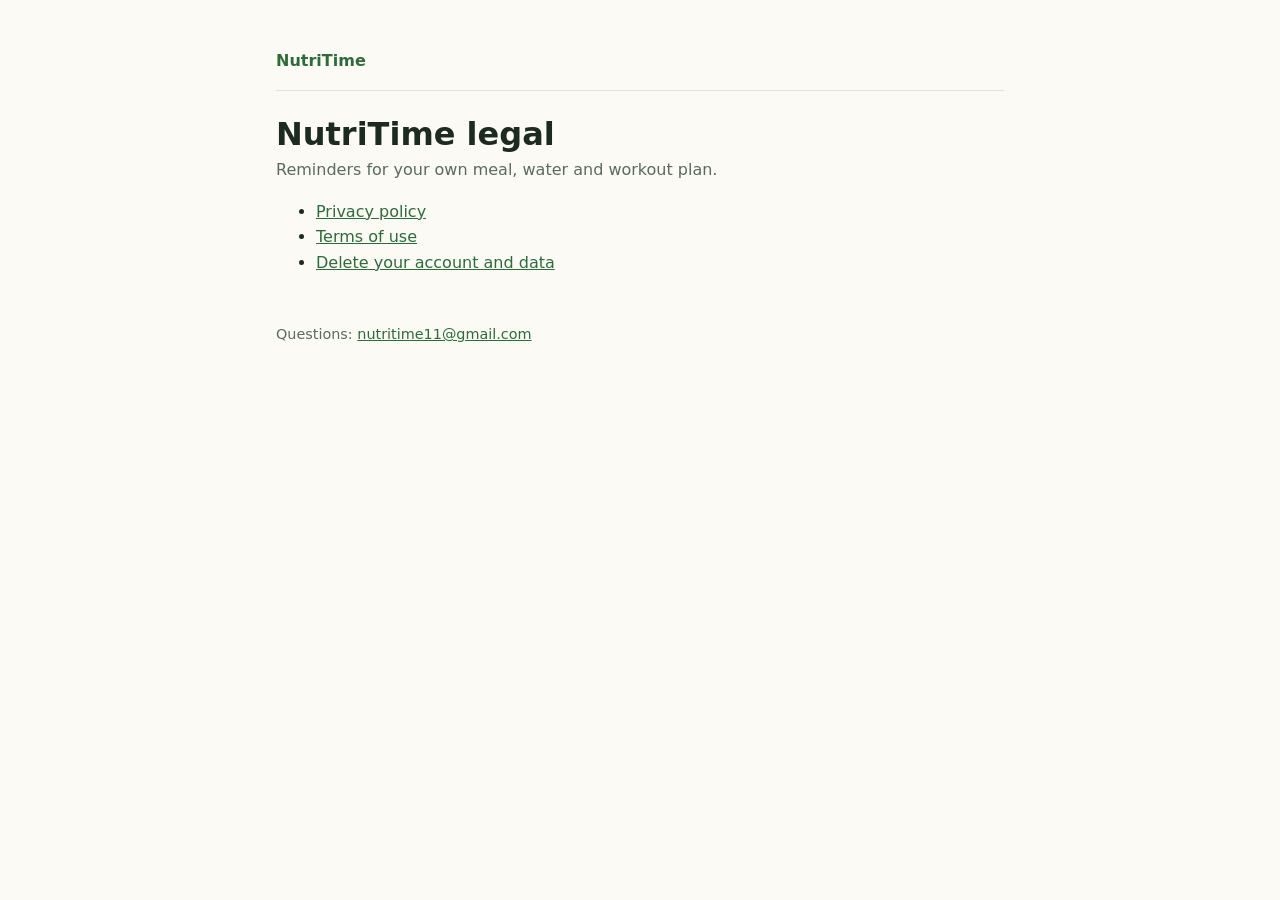
<file: index.html>
<!doctype html>
<html lang="en">
<head>
<meta charset="utf-8">
<meta name="viewport" content="width=device-width, initial-scale=1">
<title>NutriTime legal</title>
<link rel="stylesheet" href="style.css">
</head>
<body>
<main>
<header><p><a class="brand" href="index.html">NutriTime</a></p></header>
<h1>NutriTime legal</h1>
<p class="meta">Reminders for your own meal, water and workout plan.</p>
<ul>
  <li><a href="privacy.html">Privacy policy</a></li>
  <li><a href="terms.html">Terms of use</a></li>
  <li><a href="delete-account.html">Delete your account and data</a></li>
</ul>
<footer>Questions: <a href="mailto:nutritime11@gmail.com">nutritime11@gmail.com</a></footer>
</main>
</body>
</html>
</file>
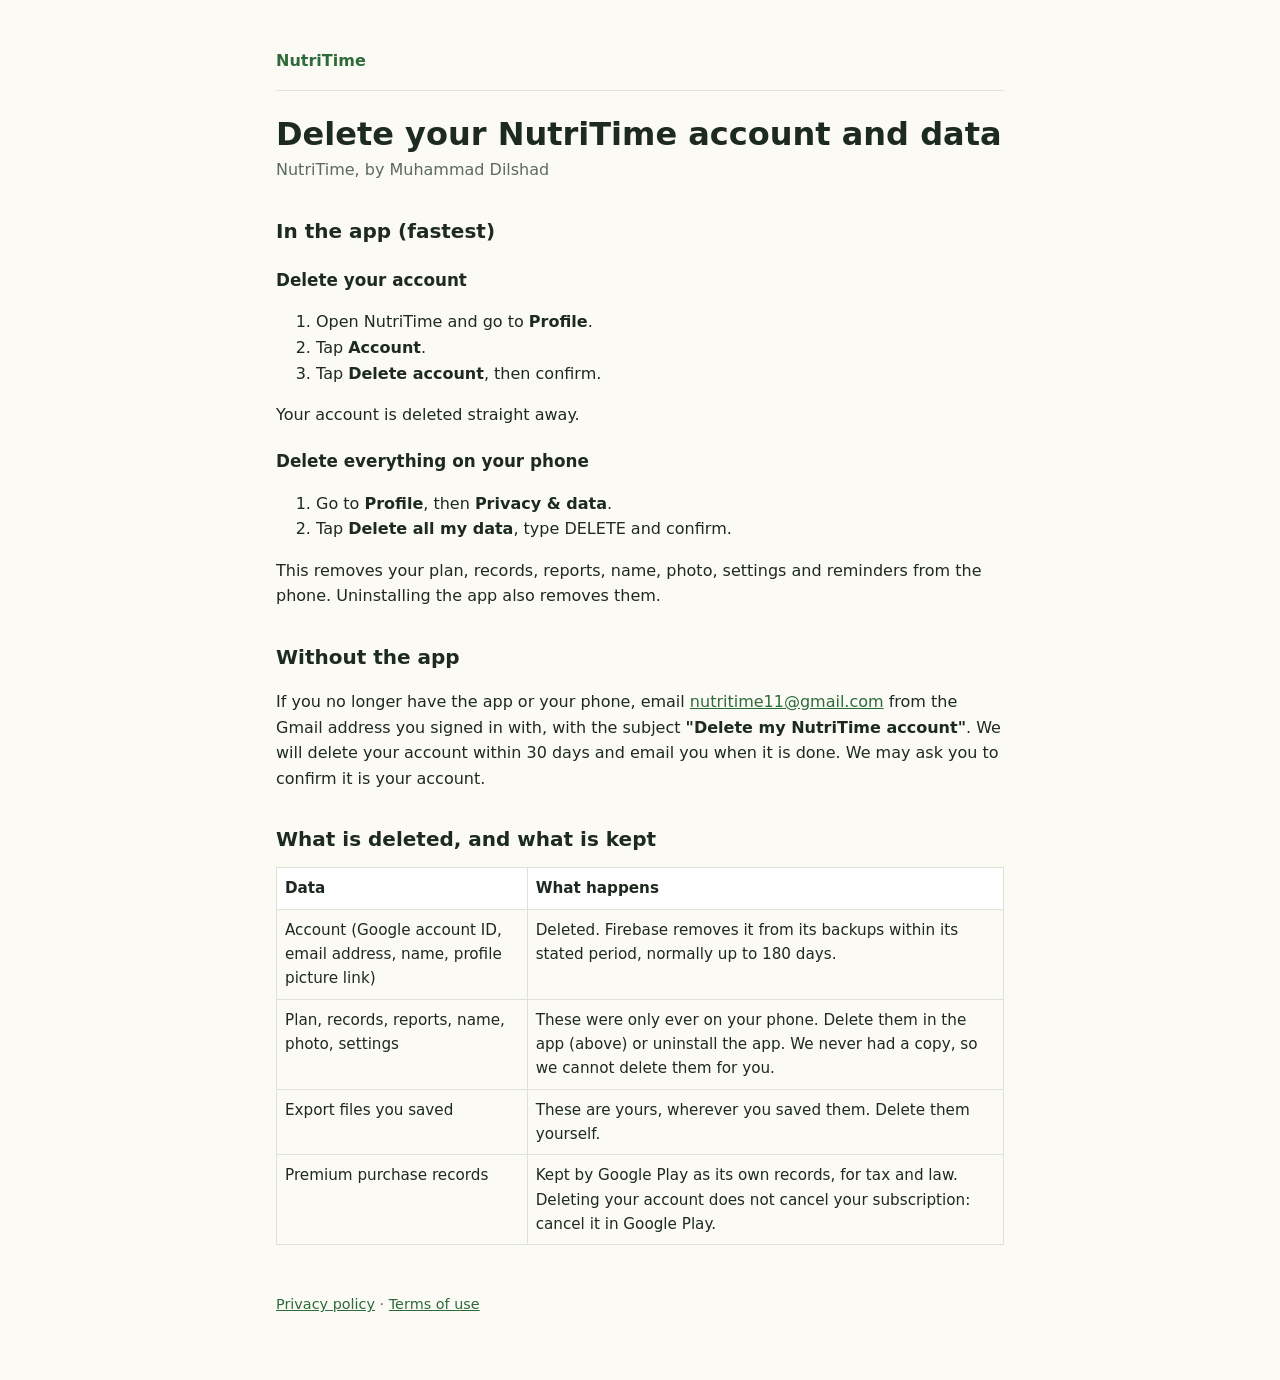
<file: delete-account.html>
<!doctype html>
<html lang="en">
<head>
<meta charset="utf-8">
<meta name="viewport" content="width=device-width, initial-scale=1">
<title>Delete NutriTime account</title>
<link rel="stylesheet" href="style.css">
</head>
<body>
<main>
<header><p><a class="brand" href="index.html">NutriTime</a></p></header>

<h1>Delete your NutriTime account and data</h1>
<p class="meta">NutriTime, by Muhammad Dilshad</p>

<h2>In the app (fastest)</h2>
<h3>Delete your account</h3>
<ol>
  <li>Open NutriTime and go to <strong>Profile</strong>.</li>
  <li>Tap <strong>Account</strong>.</li>
  <li>Tap <strong>Delete account</strong>, then confirm.</li>
</ol>
<p>Your account is deleted straight away.</p>

<h3>Delete everything on your phone</h3>
<ol>
  <li>Go to <strong>Profile</strong>, then <strong>Privacy &amp; data</strong>.</li>
  <li>Tap <strong>Delete all my data</strong>, type DELETE and confirm.</li>
</ol>
<p>This removes your plan, records, reports, name, photo, settings and reminders from the phone. Uninstalling the app also removes them.</p>

<h2>Without the app</h2>
<p>If you no longer have the app or your phone, email <a href="mailto:nutritime11@gmail.com?subject=Delete%20my%20NutriTime%20account">nutritime11@gmail.com</a> from the Gmail address you signed in with, with the subject <strong>"Delete my NutriTime account"</strong>. We will delete your account within 30 days and email you when it is done. We may ask you to confirm it is your account.</p>

<h2>What is deleted, and what is kept</h2>
<table>
  <tr><th>Data</th><th>What happens</th></tr>
  <tr><td>Account (Google account ID, email address, name, profile picture link)</td><td>Deleted. Firebase removes it from its backups within its stated period, normally up to 180 days.</td></tr>
  <tr><td>Plan, records, reports, name, photo, settings</td><td>These were only ever on your phone. Delete them in the app (above) or uninstall the app. We never had a copy, so we cannot delete them for you.</td></tr>
  <tr><td>Export files you saved</td><td>These are yours, wherever you saved them. Delete them yourself.</td></tr>
  <tr><td>Premium purchase records</td><td>Kept by Google Play as its own records, for tax and law. Deleting your account does not cancel your subscription: cancel it in Google Play.</td></tr>
</table>

<footer><a href="privacy.html">Privacy policy</a> · <a href="terms.html">Terms of use</a></footer>
</main>
</body>
</html>
</file>
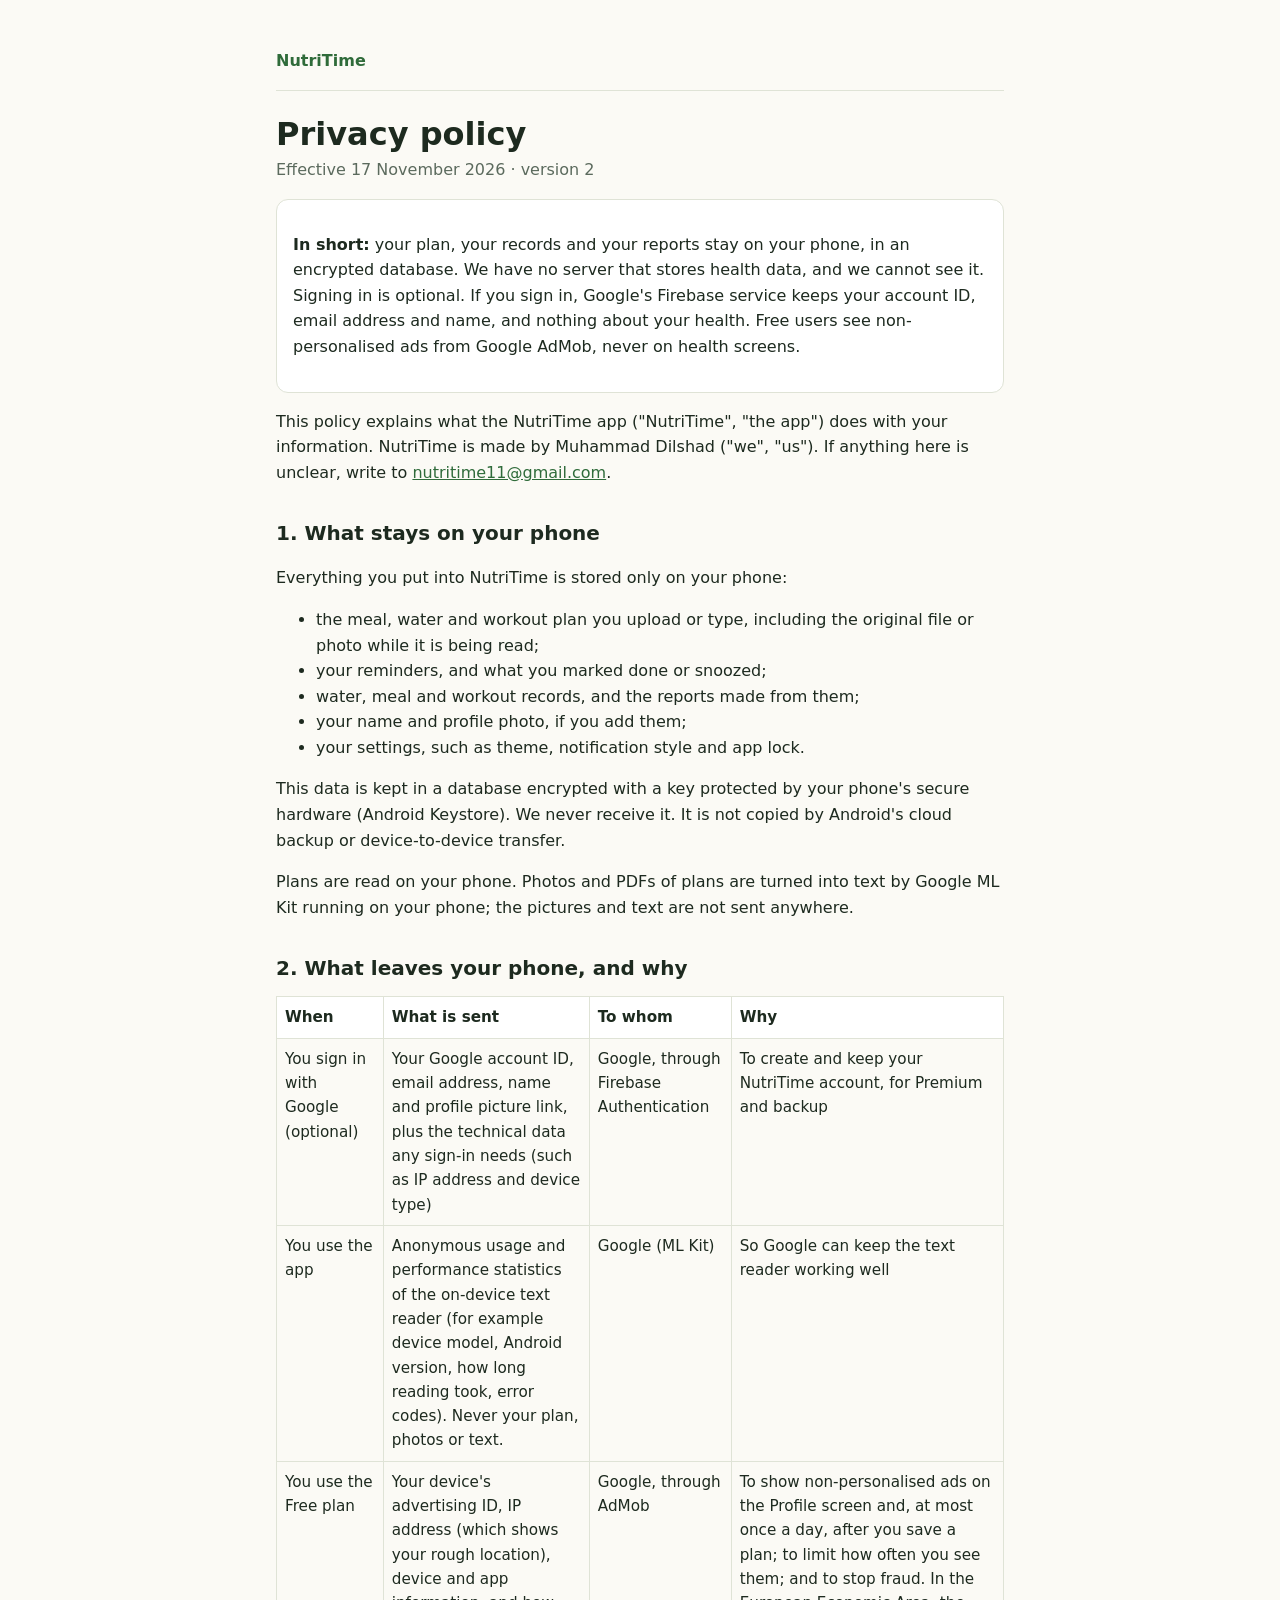
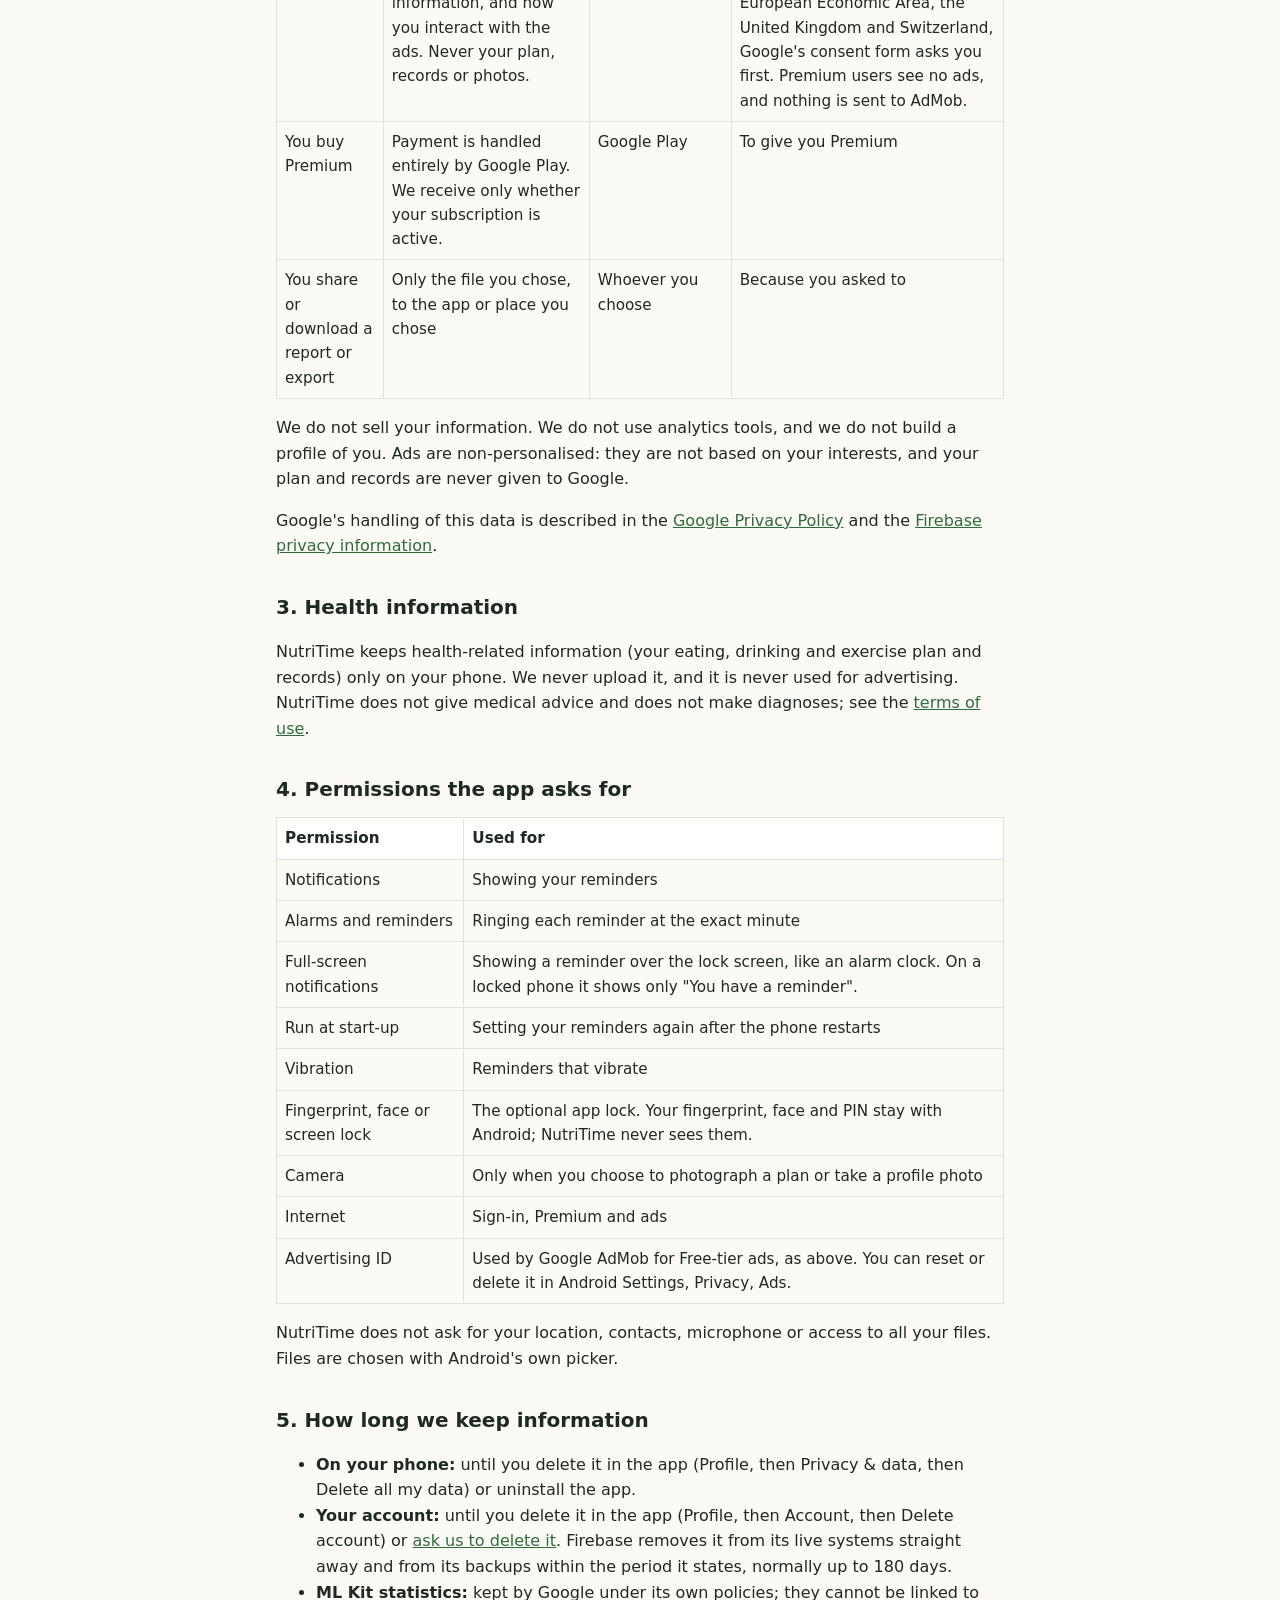
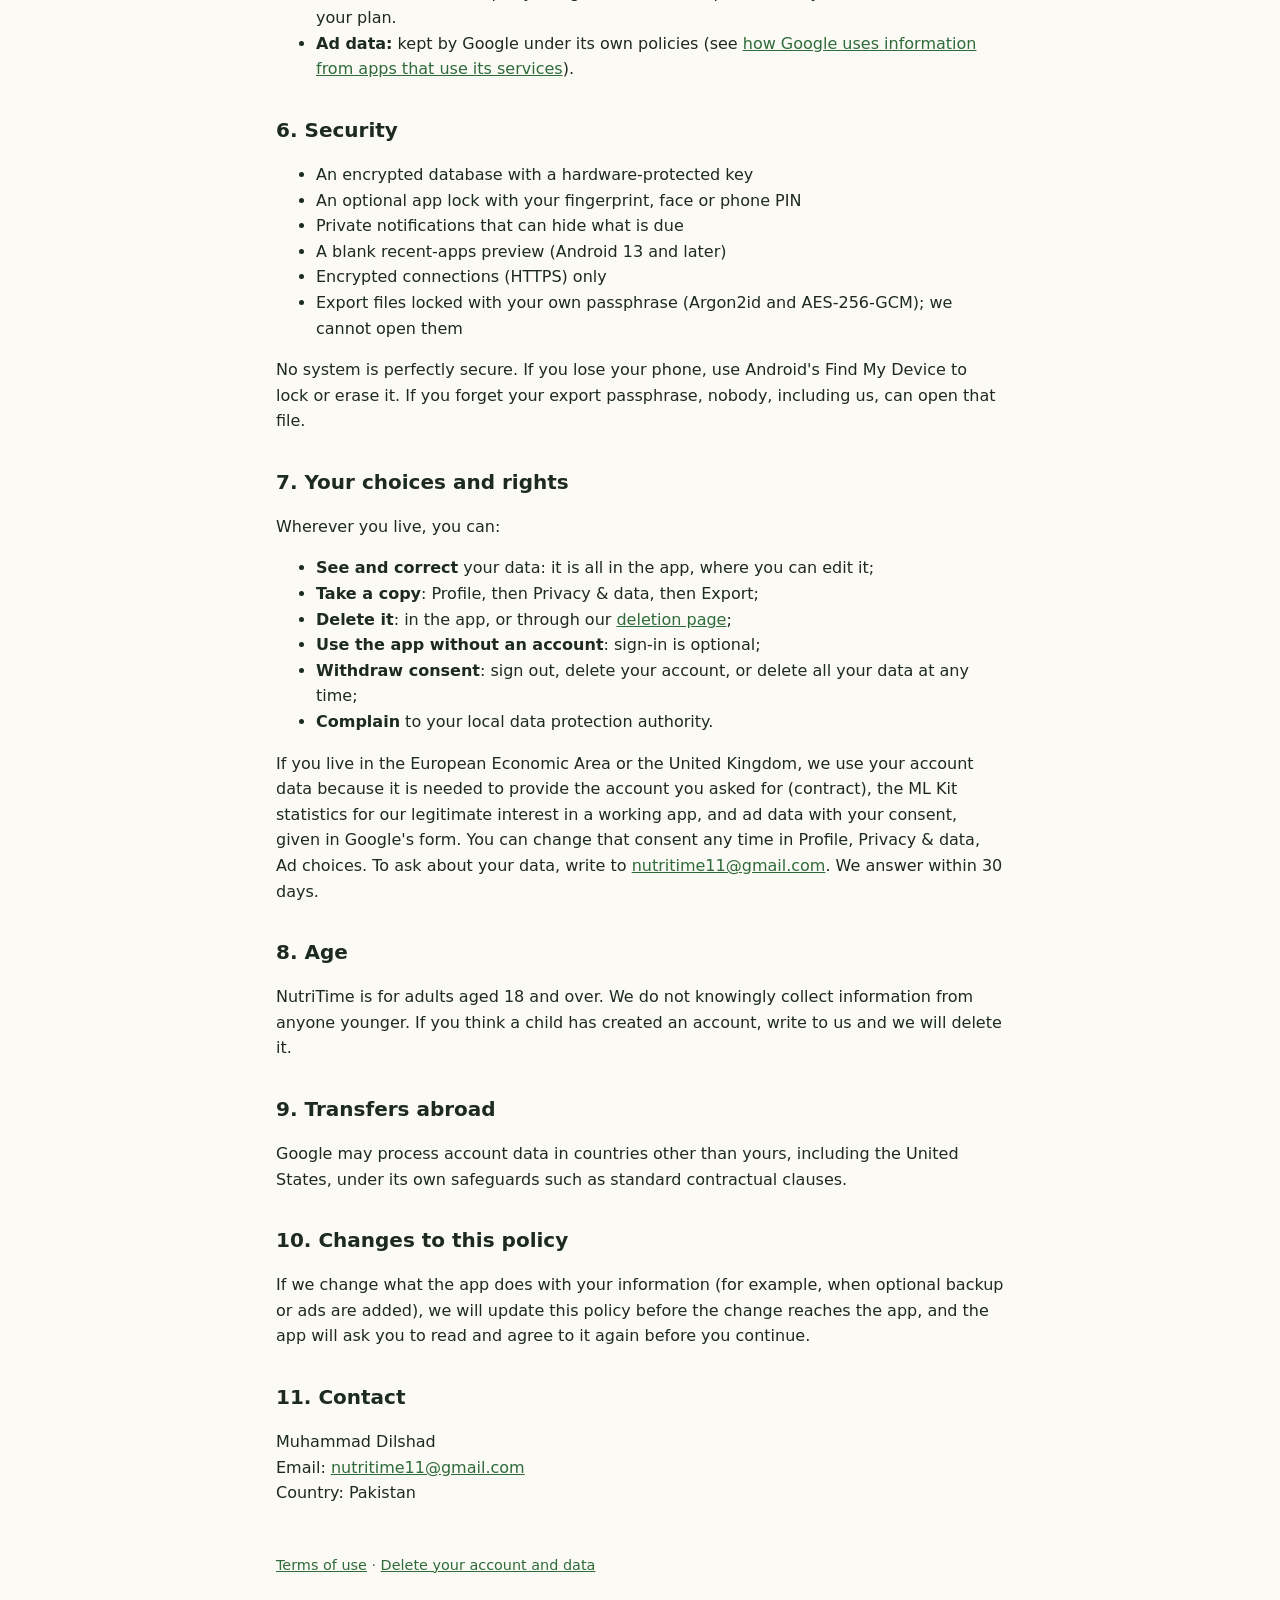
<file: privacy.html>
<!doctype html>
<html lang="en">
<head>
<meta charset="utf-8">
<meta name="viewport" content="width=device-width, initial-scale=1">
<title>NutriTime privacy policy</title>
<link rel="stylesheet" href="style.css">
</head>
<body>
<main>
<header><p><a class="brand" href="index.html">NutriTime</a></p></header>

<h1>Privacy policy</h1>
<p class="meta">Effective 17 November 2026 · version 2</p>

<div class="box">
  <p><strong>In short:</strong> your plan, your records and your reports stay on your phone, in an encrypted database. We have no server that stores health data, and we cannot see it. Signing in is optional. If you sign in, Google's Firebase service keeps your account ID, email address and name, and nothing about your health. Free users see non-personalised ads from Google AdMob, never on health screens.</p>
</div>

<p>This policy explains what the NutriTime app ("NutriTime", "the app") does with your information. NutriTime is made by Muhammad Dilshad ("we", "us"). If anything here is unclear, write to <a href="mailto:nutritime11@gmail.com">nutritime11@gmail.com</a>.</p>

<h2>1. What stays on your phone</h2>
<p>Everything you put into NutriTime is stored only on your phone:</p>
<ul>
  <li>the meal, water and workout plan you upload or type, including the original file or photo while it is being read;</li>
  <li>your reminders, and what you marked done or snoozed;</li>
  <li>water, meal and workout records, and the reports made from them;</li>
  <li>your name and profile photo, if you add them;</li>
  <li>your settings, such as theme, notification style and app lock.</li>
</ul>
<p>This data is kept in a database encrypted with a key protected by your phone's secure hardware (Android Keystore). We never receive it. It is not copied by Android's cloud backup or device-to-device transfer.</p>
<p>Plans are read on your phone. Photos and PDFs of plans are turned into text by Google ML Kit running on your phone; the pictures and text are not sent anywhere.</p>

<h2>2. What leaves your phone, and why</h2>
<table>
  <tr><th>When</th><th>What is sent</th><th>To whom</th><th>Why</th></tr>
  <tr>
    <td>You sign in with Google (optional)</td>
    <td>Your Google account ID, email address, name and profile picture link, plus the technical data any sign-in needs (such as IP address and device type)</td>
    <td>Google, through Firebase Authentication</td>
    <td>To create and keep your NutriTime account, for Premium and backup</td>
  </tr>
  <tr>
    <td>You use the app</td>
    <td>Anonymous usage and performance statistics of the on-device text reader (for example device model, Android version, how long reading took, error codes). Never your plan, photos or text.</td>
    <td>Google (ML Kit)</td>
    <td>So Google can keep the text reader working well</td>
  </tr>
  <tr>
    <td>You use the Free plan</td>
    <td>Your device's advertising ID, IP address (which shows your rough location), device and app information, and how you interact with the ads. Never your plan, records or photos.</td>
    <td>Google, through AdMob</td>
    <td>To show non-personalised ads on the Profile screen and, at most once a day, after you save a plan; to limit how often you see them; and to stop fraud. In the European Economic Area, the United Kingdom and Switzerland, Google's consent form asks you first. Premium users see no ads, and nothing is sent to AdMob.</td>
  </tr>
  <tr>
    <td>You buy Premium</td>
    <td>Payment is handled entirely by Google Play. We receive only whether your subscription is active.</td>
    <td>Google Play</td>
    <td>To give you Premium</td>
  </tr>
  <tr>
    <td>You share or download a report or export</td>
    <td>Only the file you chose, to the app or place you chose</td>
    <td>Whoever you choose</td>
    <td>Because you asked to</td>
  </tr>
</table>
<p>We do not sell your information. We do not use analytics tools, and we do not build a profile of you. Ads are non-personalised: they are not based on your interests, and your plan and records are never given to Google.</p>
<p>Google's handling of this data is described in the <a href="https://policies.google.com/privacy">Google Privacy Policy</a> and the <a href="https://firebase.google.com/support/privacy">Firebase privacy information</a>.</p>

<h2>3. Health information</h2>
<p>NutriTime keeps health-related information (your eating, drinking and exercise plan and records) only on your phone. We never upload it, and it is never used for advertising. NutriTime does not give medical advice and does not make diagnoses; see the <a href="terms.html">terms of use</a>.</p>

<h2>4. Permissions the app asks for</h2>
<table>
  <tr><th>Permission</th><th>Used for</th></tr>
  <tr><td>Notifications</td><td>Showing your reminders</td></tr>
  <tr><td>Alarms and reminders</td><td>Ringing each reminder at the exact minute</td></tr>
  <tr><td>Full-screen notifications</td><td>Showing a reminder over the lock screen, like an alarm clock. On a locked phone it shows only "You have a reminder".</td></tr>
  <tr><td>Run at start-up</td><td>Setting your reminders again after the phone restarts</td></tr>
  <tr><td>Vibration</td><td>Reminders that vibrate</td></tr>
  <tr><td>Fingerprint, face or screen lock</td><td>The optional app lock. Your fingerprint, face and PIN stay with Android; NutriTime never sees them.</td></tr>
  <tr><td>Camera</td><td>Only when you choose to photograph a plan or take a profile photo</td></tr>
  <tr><td>Internet</td><td>Sign-in, Premium and ads</td></tr>
  <tr><td>Advertising ID</td><td>Used by Google AdMob for Free-tier ads, as above. You can reset or delete it in Android Settings, Privacy, Ads.</td></tr>
</table>
<p>NutriTime does not ask for your location, contacts, microphone or access to all your files. Files are chosen with Android's own picker.</p>

<h2>5. How long we keep information</h2>
<ul>
  <li><strong>On your phone:</strong> until you delete it in the app (Profile, then Privacy &amp; data, then Delete all my data) or uninstall the app.</li>
  <li><strong>Your account:</strong> until you delete it in the app (Profile, then Account, then Delete account) or <a href="delete-account.html">ask us to delete it</a>. Firebase removes it from its live systems straight away and from its backups within the period it states, normally up to 180 days.</li>
  <li><strong>ML Kit statistics:</strong> kept by Google under its own policies; they cannot be linked to your plan.</li>
  <li><strong>Ad data:</strong> kept by Google under its own policies (see <a href="https://policies.google.com/technologies/partner-sites">how Google uses information from apps that use its services</a>).</li>
</ul>

<h2>6. Security</h2>
<ul>
  <li>An encrypted database with a hardware-protected key</li>
  <li>An optional app lock with your fingerprint, face or phone PIN</li>
  <li>Private notifications that can hide what is due</li>
  <li>A blank recent-apps preview (Android 13 and later)</li>
  <li>Encrypted connections (HTTPS) only</li>
  <li>Export files locked with your own passphrase (Argon2id and AES-256-GCM); we cannot open them</li>
</ul>
<p>No system is perfectly secure. If you lose your phone, use Android's Find My Device to lock or erase it. If you forget your export passphrase, nobody, including us, can open that file.</p>

<h2>7. Your choices and rights</h2>
<p>Wherever you live, you can:</p>
<ul>
  <li><strong>See and correct</strong> your data: it is all in the app, where you can edit it;</li>
  <li><strong>Take a copy</strong>: Profile, then Privacy &amp; data, then Export;</li>
  <li><strong>Delete it</strong>: in the app, or through our <a href="delete-account.html">deletion page</a>;</li>
  <li><strong>Use the app without an account</strong>: sign-in is optional;</li>
  <li><strong>Withdraw consent</strong>: sign out, delete your account, or delete all your data at any time;</li>
  <li><strong>Complain</strong> to your local data protection authority.</li>
</ul>
<p>If you live in the European Economic Area or the United Kingdom, we use your account data because it is needed to provide the account you asked for (contract), the ML Kit statistics for our legitimate interest in a working app, and ad data with your consent, given in Google's form. You can change that consent any time in Profile, Privacy &amp; data, Ad choices. To ask about your data, write to <a href="mailto:nutritime11@gmail.com">nutritime11@gmail.com</a>. We answer within 30 days.</p>

<h2>8. Age</h2>
<p>NutriTime is for adults aged 18 and over. We do not knowingly collect information from anyone younger. If you think a child has created an account, write to us and we will delete it.</p>

<h2>9. Transfers abroad</h2>
<p>Google may process account data in countries other than yours, including the United States, under its own safeguards such as standard contractual clauses.</p>

<h2>10. Changes to this policy</h2>
<p>If we change what the app does with your information (for example, when optional backup or ads are added), we will update this policy before the change reaches the app, and the app will ask you to read and agree to it again before you continue.</p>

<h2>11. Contact</h2>
<p>Muhammad Dilshad<br>
Email: <a href="mailto:nutritime11@gmail.com">nutritime11@gmail.com</a><br>
Country: Pakistan</p>

<footer><a href="terms.html">Terms of use</a> · <a href="delete-account.html">Delete your account and data</a></footer>
</main>
</body>
</html>
</file>
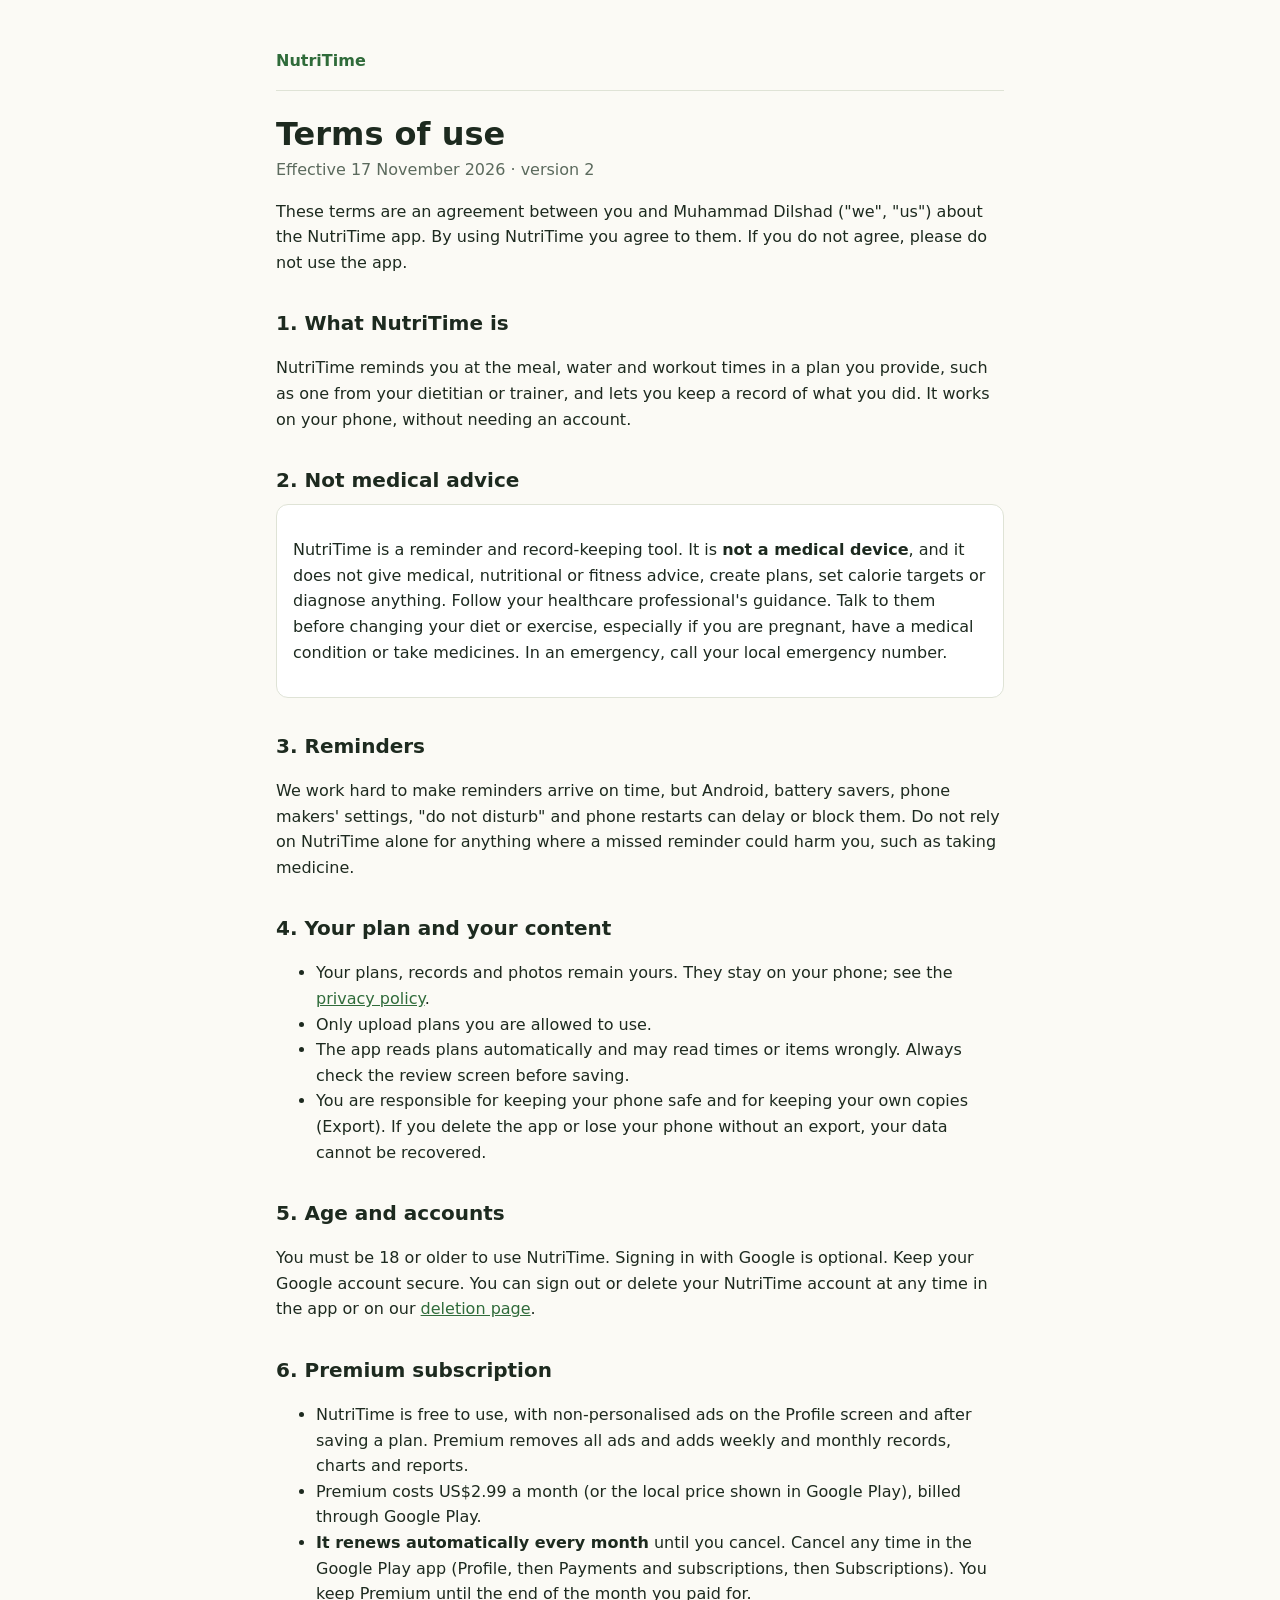
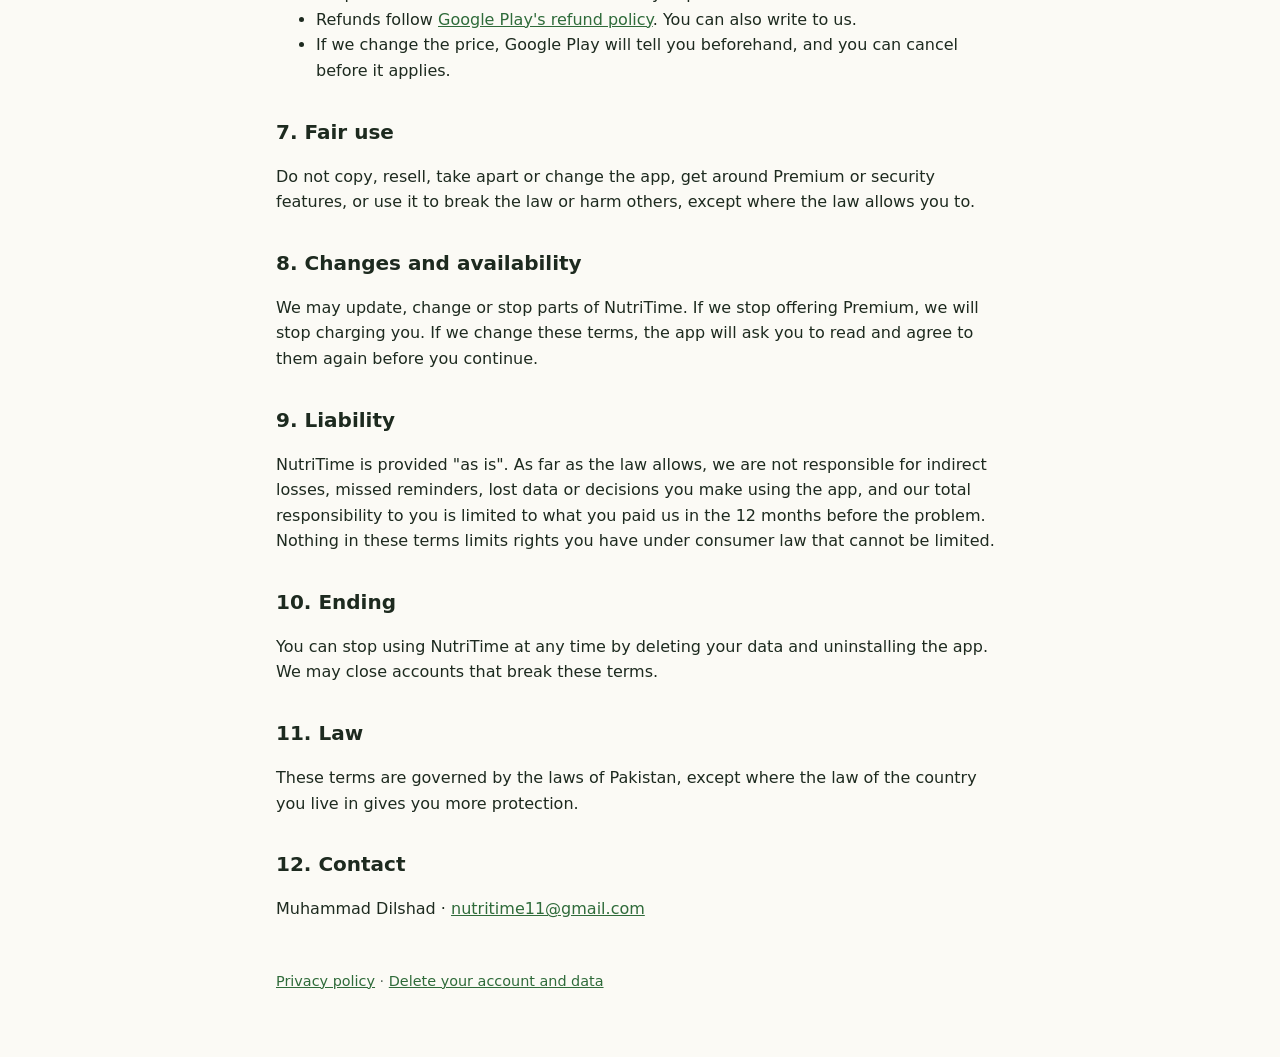
<file: terms.html>
<!doctype html>
<html lang="en">
<head>
<meta charset="utf-8">
<meta name="viewport" content="width=device-width, initial-scale=1">
<title>NutriTime terms of use</title>
<link rel="stylesheet" href="style.css">
</head>
<body>
<main>
<header><p><a class="brand" href="index.html">NutriTime</a></p></header>

<h1>Terms of use</h1>
<p class="meta">Effective 17 November 2026 · version 2</p>

<p>These terms are an agreement between you and Muhammad Dilshad ("we", "us") about the NutriTime app. By using NutriTime you agree to them. If you do not agree, please do not use the app.</p>

<h2>1. What NutriTime is</h2>
<p>NutriTime reminds you at the meal, water and workout times in a plan you provide, such as one from your dietitian or trainer, and lets you keep a record of what you did. It works on your phone, without needing an account.</p>

<h2>2. Not medical advice</h2>
<div class="box">
  <p>NutriTime is a reminder and record-keeping tool. It is <strong>not a medical device</strong>, and it does not give medical, nutritional or fitness advice, create plans, set calorie targets or diagnose anything. Follow your healthcare professional's guidance. Talk to them before changing your diet or exercise, especially if you are pregnant, have a medical condition or take medicines. In an emergency, call your local emergency number.</p>
</div>

<h2>3. Reminders</h2>
<p>We work hard to make reminders arrive on time, but Android, battery savers, phone makers' settings, "do not disturb" and phone restarts can delay or block them. Do not rely on NutriTime alone for anything where a missed reminder could harm you, such as taking medicine.</p>

<h2>4. Your plan and your content</h2>
<ul>
  <li>Your plans, records and photos remain yours. They stay on your phone; see the <a href="privacy.html">privacy policy</a>.</li>
  <li>Only upload plans you are allowed to use.</li>
  <li>The app reads plans automatically and may read times or items wrongly. Always check the review screen before saving.</li>
  <li>You are responsible for keeping your phone safe and for keeping your own copies (Export). If you delete the app or lose your phone without an export, your data cannot be recovered.</li>
</ul>

<h2>5. Age and accounts</h2>
<p>You must be 18 or older to use NutriTime. Signing in with Google is optional. Keep your Google account secure. You can sign out or delete your NutriTime account at any time in the app or on our <a href="delete-account.html">deletion page</a>.</p>

<h2>6. Premium subscription</h2>
<ul>
  <li>NutriTime is free to use, with non-personalised ads on the Profile screen and after saving a plan. Premium removes all ads and adds weekly and monthly records, charts and reports.</li>
  <li>Premium costs US$2.99 a month (or the local price shown in Google Play), billed through Google Play.</li>
  <li><strong>It renews automatically every month</strong> until you cancel. Cancel any time in the Google Play app (Profile, then Payments and subscriptions, then Subscriptions). You keep Premium until the end of the month you paid for.</li>
  <li>Refunds follow <a href="https://support.google.com/googleplay/answer/2479637">Google Play's refund policy</a>. You can also write to us.</li>
  <li>If we change the price, Google Play will tell you beforehand, and you can cancel before it applies.</li>
</ul>

<h2>7. Fair use</h2>
<p>Do not copy, resell, take apart or change the app, get around Premium or security features, or use it to break the law or harm others, except where the law allows you to.</p>

<h2>8. Changes and availability</h2>
<p>We may update, change or stop parts of NutriTime. If we stop offering Premium, we will stop charging you. If we change these terms, the app will ask you to read and agree to them again before you continue.</p>

<h2>9. Liability</h2>
<p>NutriTime is provided "as is". As far as the law allows, we are not responsible for indirect losses, missed reminders, lost data or decisions you make using the app, and our total responsibility to you is limited to what you paid us in the 12 months before the problem. Nothing in these terms limits rights you have under consumer law that cannot be limited.</p>

<h2>10. Ending</h2>
<p>You can stop using NutriTime at any time by deleting your data and uninstalling the app. We may close accounts that break these terms.</p>

<h2>11. Law</h2>
<p>These terms are governed by the laws of Pakistan, except where the law of the country you live in gives you more protection.</p>

<h2>12. Contact</h2>
<p>Muhammad Dilshad · <a href="mailto:nutritime11@gmail.com">nutritime11@gmail.com</a></p>

<footer><a href="privacy.html">Privacy policy</a> · <a href="delete-account.html">Delete your account and data</a></footer>
</main>
</body>
</html>
</file>
<file: style.css>
:root {
  --bg: #fbfaf5; --text: #1d2a1f; --muted: #5b6a5d; --accent: #2f6b3a;
  --border: #dfe3d6; --card: #ffffff;
}
@media (prefers-color-scheme: dark) {
  :root {
    --bg: #121712; --text: #e8eee6; --muted: #a6b3a5; --accent: #b6e36b;
    --border: #2b342b; --card: #192019;
  }
}
* { box-sizing: border-box; }
body {
  margin: 0; background: var(--bg); color: var(--text);
  font: 16px/1.6 system-ui, -apple-system, "Segoe UI", Roboto, sans-serif;
}
main { max-width: 760px; margin: 0 auto; padding: 32px 16px 64px; }
header { border-bottom: 1px solid var(--border); margin-bottom: 24px; }
.brand { font-weight: 700; color: var(--accent); text-decoration: none; }
h1 { font-size: 2rem; line-height: 1.2; margin: 8px 0 4px; }
h2 { font-size: 1.25rem; margin: 32px 0 8px; }
h3 { font-size: 1.05rem; margin: 20px 0 6px; }
.meta { color: var(--muted); margin: 0 0 16px; }
a { color: var(--accent); }
table { width: 100%; border-collapse: collapse; margin: 12px 0; font-size: .95rem; }
th, td { text-align: left; vertical-align: top; padding: 8px; border: 1px solid var(--border); }
th { background: var(--card); }
.box { background: var(--card); border: 1px solid var(--border); border-radius: 12px; padding: 16px; }
footer { margin-top: 48px; color: var(--muted); font-size: .9rem; }
@media (max-width: 560px) { table { display: block; overflow-x: auto; } }
</file>
